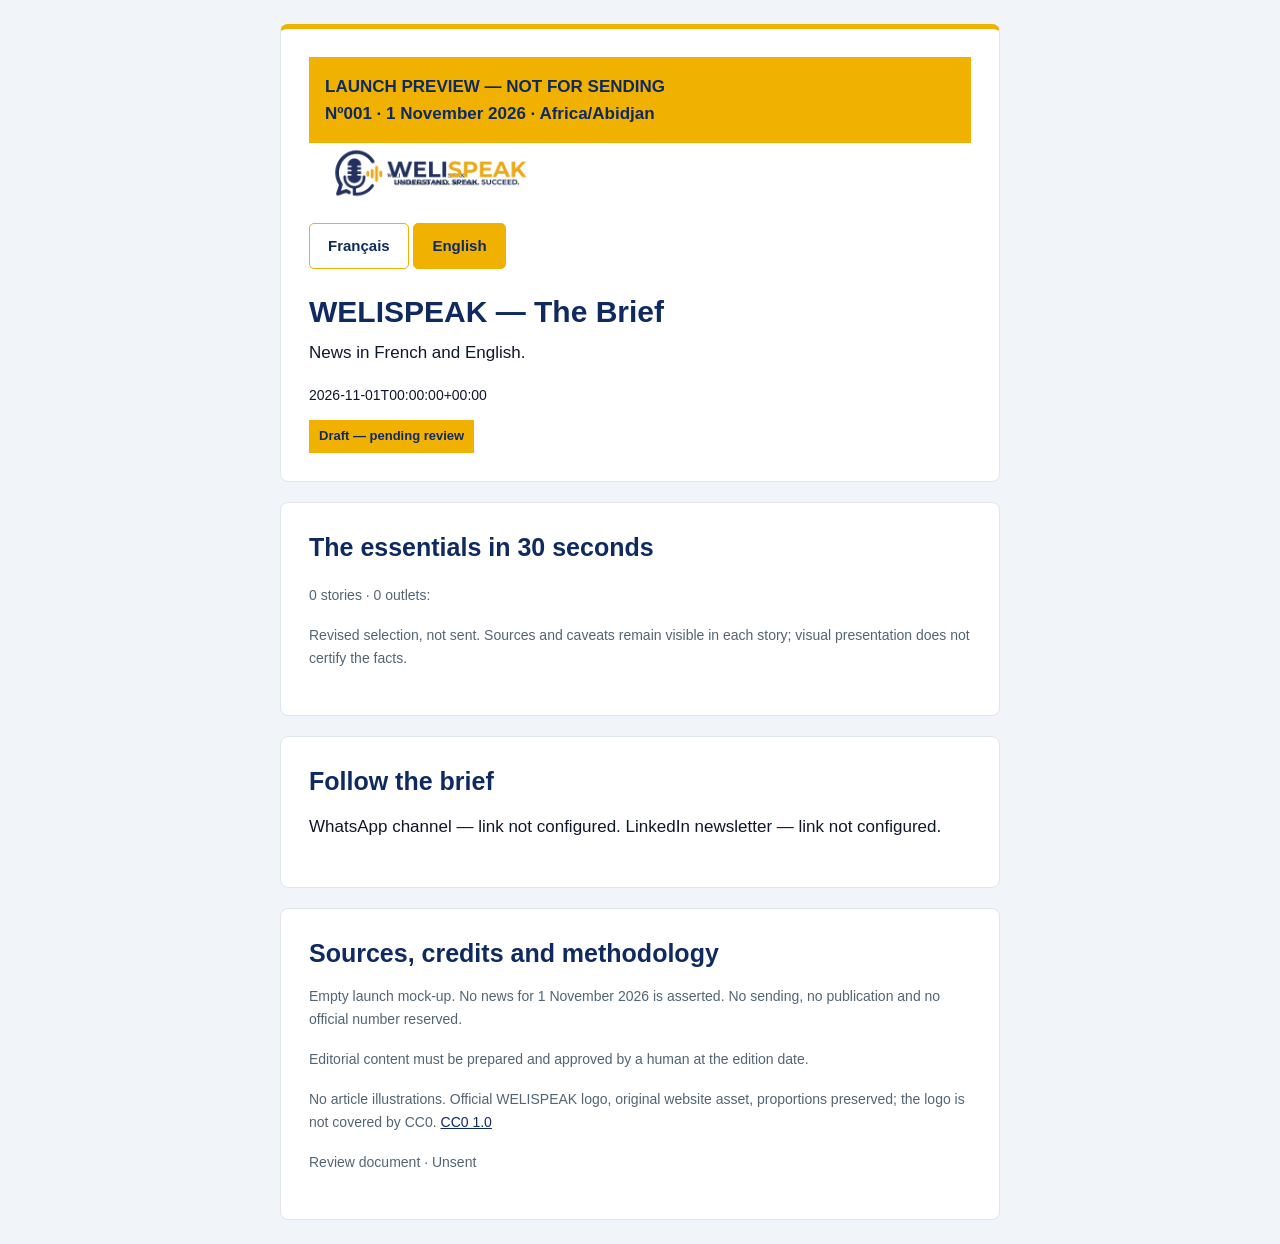
<file: numbered_welispeak/preview/launch_en.html>
<!doctype html><html lang="en"><head><meta charset="utf-8"><meta name="viewport" content="width=device-width,initial-scale=1"><title>WELISPEAK — The Brief — V5</title><style>*{box-sizing:border-box}body{margin:0;background:#F1F5F9;color:#0F172B;font-family:Arial,Helvetica,sans-serif;font-size:17px;line-height:1.6}.container{width:calc(100% - 32px);max-width:720px;margin:24px auto}.block{padding:28px;background:#FFFFFF;margin:0 0 20px;border:1px solid #DFE6EC;border-radius:8px}header.block{border-top:5px solid #F0B100}h2{font-size:25px;line-height:1.3;color:#0F2A60;margin:0 0 16px}h3{font-size:18px;line-height:1.4;color:#0F2A60;margin:22px 0 8px}p{margin:0 0 18px}.small{font-size:14px;line-height:1.6;color:#526574}a{overflow-wrap:anywhere}ol{padding-left:24px;margin:0 0 20px}@media(max-width:480px){.container{margin:16px auto}.block{padding:20px}h1{font-size:27px!important}h2{font-size:23px}.editorial-image{width:100%!important;max-width:100%!important;height:auto!important}}</style></head><body><main class="container"><header class="block"><aside style="padding:16px;background:#F0B100;color:#0F2A60;font-weight:bold;">LAUNCH PREVIEW — NOT FOR SENDING<br>Nº001 · 1 November 2026 · Africa/Abidjan</aside><img class="logo" src="[data-uri]" width="240" height="60" alt="WELISPEAK — logo original" style="display:block;width:240px;max-width:100%;height:auto;margin:0 0 20px;"><a href="launch_fr.html" style="display:inline-block;box-sizing:border-box;min-height:44px;padding:12px 18px;line-height:20px;font-size:15px;font-weight:bold;text-decoration:none;color:#0F2A60;background:#FFFFFF;border:1px solid #F0B100;border-radius:5px;">Français</a> <a href="launch_en.html" style="display:inline-block;box-sizing:border-box;min-height:44px;padding:12px 18px;line-height:20px;font-size:15px;font-weight:bold;text-decoration:none;color:#0F2A60;background:#F0B100;border:1px solid #F0B100;border-radius:5px;" aria-current="page">English</a><h1 style="margin:24px 0 8px;font-size:30px;line-height:1.25;color:#0F2A60;">WELISPEAK — The Brief</h1><p style="font-size:17px;line-height:1.6;margin:0 0 18px;">News in French and English.</p><p style="font-size:14px;margin:0 0 14px;">2026-11-01T00:00:00+00:00</p><span style="display:inline-block;padding:6px 10px;background:#F0B100;color:#0F2A60;font-size:13px;font-weight:bold;">Draft — pending review</span></header><section class="block"><h2>The essentials in 30 seconds</h2><ol></ol><p class="small">0 stories · 0 outlets: </p><p class="small">Revised selection, not sent. Sources and caveats remain visible in each story; visual presentation does not certify the facts.</p></section><section class="block"><h2>Follow the brief</h2><p>WhatsApp channel — link not configured. LinkedIn newsletter — link not configured.</p></section><footer class="block"><h2>Sources, credits and methodology</h2><p class="small">Empty launch mock-up. No news for 1 November 2026 is asserted. No sending, no publication and no official number reserved.</p><p class="small">Editorial content must be prepared and approved by a human at the edition date.</p><p class="small">No article illustrations. Official WELISPEAK logo, original website asset, proportions preserved; the logo is not covered by CC0. <a href="https://creativecommons.org/publicdomain/zero/1.0/" style="color:#0F2A60;">CC0 1.0</a></p><p class="small">Review document · Unsent</p></footer></main></body></html>
</file>
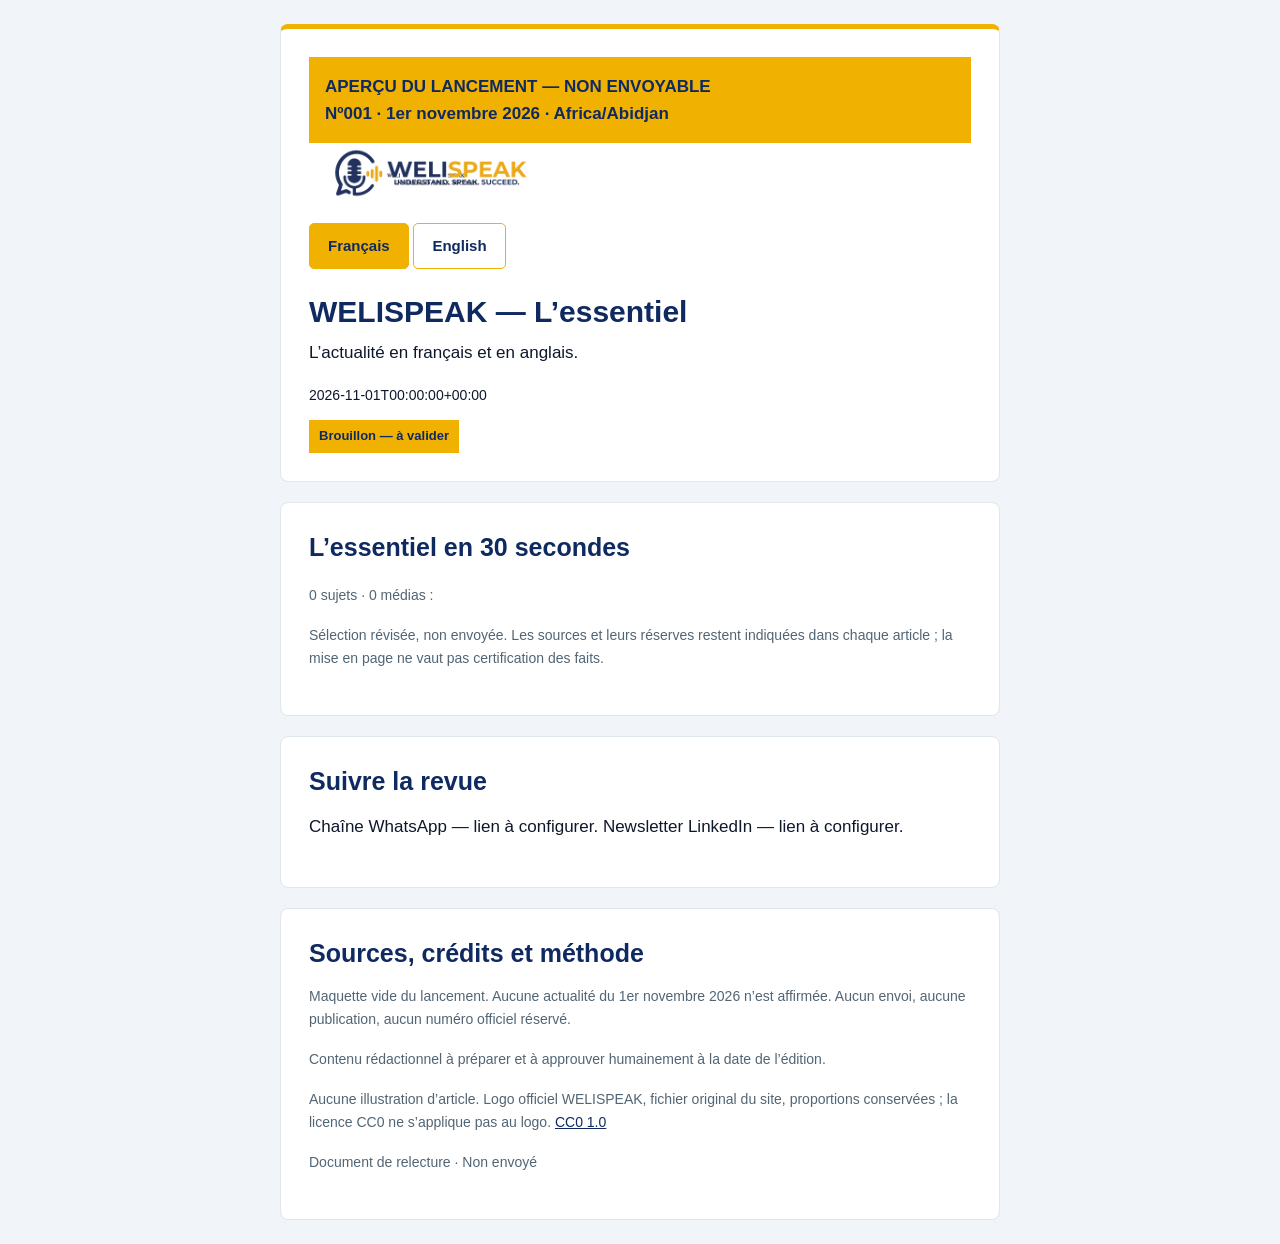
<file: numbered_welispeak/preview/launch_fr.html>
<!doctype html><html lang="fr"><head><meta charset="utf-8"><meta name="viewport" content="width=device-width,initial-scale=1"><title>WELISPEAK — L’essentiel — V5</title><style>*{box-sizing:border-box}body{margin:0;background:#F1F5F9;color:#0F172B;font-family:Arial,Helvetica,sans-serif;font-size:17px;line-height:1.6}.container{width:calc(100% - 32px);max-width:720px;margin:24px auto}.block{padding:28px;background:#FFFFFF;margin:0 0 20px;border:1px solid #DFE6EC;border-radius:8px}header.block{border-top:5px solid #F0B100}h2{font-size:25px;line-height:1.3;color:#0F2A60;margin:0 0 16px}h3{font-size:18px;line-height:1.4;color:#0F2A60;margin:22px 0 8px}p{margin:0 0 18px}.small{font-size:14px;line-height:1.6;color:#526574}a{overflow-wrap:anywhere}ol{padding-left:24px;margin:0 0 20px}@media(max-width:480px){.container{margin:16px auto}.block{padding:20px}h1{font-size:27px!important}h2{font-size:23px}.editorial-image{width:100%!important;max-width:100%!important;height:auto!important}}</style></head><body><main class="container"><header class="block"><aside style="padding:16px;background:#F0B100;color:#0F2A60;font-weight:bold;">APERÇU DU LANCEMENT — NON ENVOYABLE<br>Nº001 · 1er novembre 2026 · Africa/Abidjan</aside><img class="logo" src="[data-uri]" width="240" height="60" alt="WELISPEAK — logo original" style="display:block;width:240px;max-width:100%;height:auto;margin:0 0 20px;"><a href="launch_fr.html" style="display:inline-block;box-sizing:border-box;min-height:44px;padding:12px 18px;line-height:20px;font-size:15px;font-weight:bold;text-decoration:none;color:#0F2A60;background:#F0B100;border:1px solid #F0B100;border-radius:5px;" aria-current="page">Français</a> <a href="launch_en.html" style="display:inline-block;box-sizing:border-box;min-height:44px;padding:12px 18px;line-height:20px;font-size:15px;font-weight:bold;text-decoration:none;color:#0F2A60;background:#FFFFFF;border:1px solid #F0B100;border-radius:5px;">English</a><h1 style="margin:24px 0 8px;font-size:30px;line-height:1.25;color:#0F2A60;">WELISPEAK — L’essentiel</h1><p style="font-size:17px;line-height:1.6;margin:0 0 18px;">L’actualité en français et en anglais.</p><p style="font-size:14px;margin:0 0 14px;">2026-11-01T00:00:00+00:00</p><span style="display:inline-block;padding:6px 10px;background:#F0B100;color:#0F2A60;font-size:13px;font-weight:bold;">Brouillon — à valider</span></header><section class="block"><h2>L’essentiel en 30 secondes</h2><ol></ol><p class="small">0 sujets · 0 médias : </p><p class="small">Sélection révisée, non envoyée. Les sources et leurs réserves restent indiquées dans chaque article ; la mise en page ne vaut pas certification des faits.</p></section><section class="block"><h2>Suivre la revue</h2><p>Chaîne WhatsApp — lien à configurer. Newsletter LinkedIn — lien à configurer.</p></section><footer class="block"><h2>Sources, crédits et méthode</h2><p class="small">Maquette vide du lancement. Aucune actualité du 1er novembre 2026 n’est affirmée. Aucun envoi, aucune publication, aucun numéro officiel réservé.</p><p class="small">Contenu rédactionnel à préparer et à approuver humainement à la date de l’édition.</p><p class="small">Aucune illustration d’article. Logo officiel WELISPEAK, fichier original du site, proportions conservées ; la licence CC0 ne s’applique pas au logo. <a href="https://creativecommons.org/publicdomain/zero/1.0/" style="color:#0F2A60;">CC0 1.0</a></p><p class="small">Document de relecture · Non envoyé</p></footer></main></body></html>
</file>
